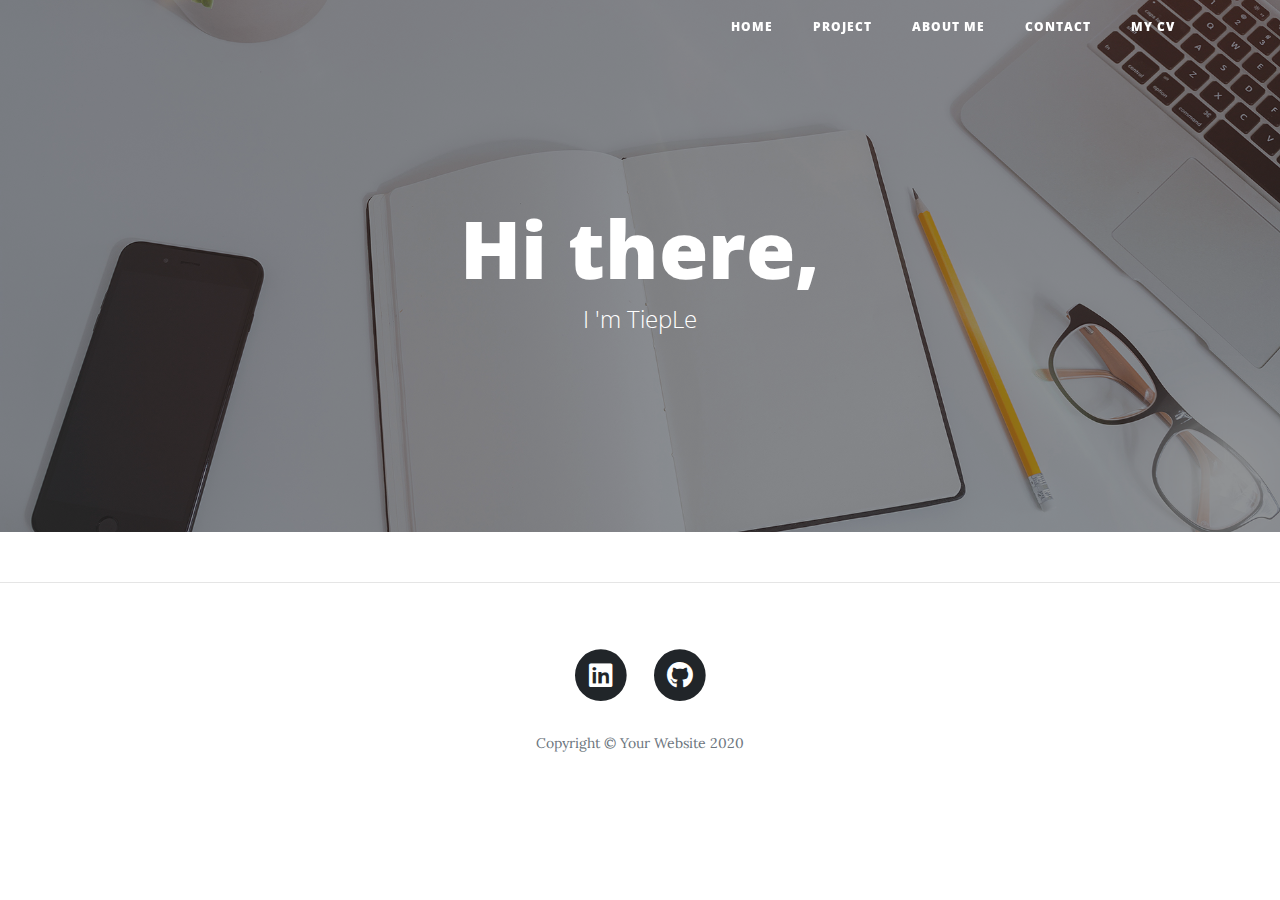
<file: index.html>
<!DOCTYPE html>
<html lang="en">

<head>

	<meta charset="utf-8">
	<meta name="viewport" content="width=device-width, initial-scale=1, shrink-to-fit=no">
	<meta name="description" content="">
	<meta name="author" content="Tiep Le">

	<title>My website - Tieple</title>

	<!-- Bootstrap core CSS -->
	<link href="vendor/bootstrap/css/bootstrap.min.css" rel="stylesheet">

	<!-- Custom fonts for this template -->
	<link href="vendor/fontawesome-free/css/all.min.css" rel="stylesheet" type="text/css">
	<link href='https://fonts.googleapis.com/css?family=Lora:400,700,400italic,700italic' rel='stylesheet' type='text/css'>
	<link href='https://fonts.googleapis.com/css?family=Open+Sans:300italic,400italic,600italic,700italic,800italic,400,300,600,700,800' rel='stylesheet' type='text/css'>

	<!-- Custom styles for this template -->
	<link href="css/clean-blog.min.css" rel="stylesheet">

</head>

<body>

	<!-- Navigation -->
	<nav class="navbar navbar-expand-lg navbar-light fixed-top" id="mainNav">
		<div class="container">
			<button class="navbar-toggler navbar-toggler-right" type="button" data-toggle="collapse" data-target="#navbarResponsive" aria-controls="navbarResponsive" aria-expanded="false" aria-label="Toggle navigation">
				Menu
				<i class="fas fa-bars"></i>
			</button>
			<div class="collapse navbar-collapse" id="navbarResponsive">
				<ul class="navbar-nav ml-auto">
					<li class="nav-item">
						<a class="nav-link" href="index.html">Home</a>
					</li>
					<li class="nav-item">
						<a class="nav-link" href="project.html">Project</a>
					</li>
					<li class="nav-item">
						<a class="nav-link" href="about.html">About Me</a>
					</li>
					<li class="nav-item">
						<a class="nav-link" href="contact.html">Contact</a>
					</li>
					<li class="nav-item">
						<a class="nav-link" href="cv.html" target="_blank">My CV</a>
					</li>
				</ul>
			</div>
		</div>
	</nav>

	<!-- Page Header -->
	<header class="masthead" style="background-image: url('img/home-bg.jpg')">
		<div class="overlay"></div>
		<div class="container">
			<div class="row">
				<div class="col-lg-8 col-md-10 mx-auto">
					<div class="site-heading">
						<h1>Hi there,</h1>
						<span class="subheading">I 'm TiepLe</span>
					</div>
				</div>
			</div>
		</div>
	</header>

	<!-- Main Content -->
	<!--<div class="container">
		<div class="row">
			<div class="col-lg-8 col-md-10 mx-auto">
				<div class="post-preview">
					<a href="post.html">
						<h2 class="post-title">
							Man must explore, and this is exploration at its greatest
						</h2>
						<h3 class="post-subtitle">
							Problems look mighty small from 150 miles up
						</h3>
					</a>
					<p class="post-meta">
						Posted by
						<a href="#">Start Bootstrap</a>
						on September 24, 2019
					</p>
				</div>
				<hr>
				<div class="post-preview">
					<a href="post.html">
						<h2 class="post-title">
							I believe every human has a finite number of heartbeats. I don't intend to waste any of mine.
						</h2>
					</a>
					<p class="post-meta">
						Posted by
						<a href="#">Start Bootstrap</a>
						on September 18, 2019
					</p>
				</div>
				<hr>
				<div class="post-preview">
					<a href="post.html">
						<h2 class="post-title">
							Science has not yet mastered prophecy
						</h2>
						<h3 class="post-subtitle">
							We predict too much for the next year and yet far too little for the next ten.
						</h3>
					</a>
					<p class="post-meta">
						Posted by
						<a href="#">Start Bootstrap</a>
						on August 24, 2019
					</p>
				</div>
				<hr>
				<div class="post-preview">
					<a href="post.html">
						<h2 class="post-title">
							Failure is not an option
						</h2>
						<h3 class="post-subtitle">
							Many say exploration is part of our destiny, but it�s actually our duty to future generations.
						</h3>
					</a>
					<p class="post-meta">
						Posted by
						<a href="#">Start Bootstrap</a>
						on July 8, 2019
					</p>
				</div>
				<hr>-->
				<!-- Pager -->
				<!--<div class="clearfix">
					<a class="btn btn-primary float-right" href="#">Older Posts &rarr;</a>
				</div>
			</div>
		</div>
	</div>-->

	<hr>

	<!-- Footer -->
	<footer>
		<div class="container">
			<div class="row">
				<div class="col-lg-8 col-md-10 mx-auto">
					<ul class="list-inline text-center">
						<li class="list-inline-item">
							<a href="https://www.linkedin.com/in/lekhatiep/">
								<span class="fa-stack fa-lg">
									<i class="fas fa-circle fa-stack-2x"></i>
									<i class="fab fa-linkedin fa-stack-1x fa-inverse"></i>
								</span>
							</a>
						</li>
						<li class="list-inline-item">
							<a href="https://github.com/lekhatiep">
								<span class="fa-stack fa-lg">
									<i class="fas fa-circle fa-stack-2x"></i>
									<i class="fab fa-github fa-stack-1x fa-inverse"></i>
								</span>
							</a>
						</li>
					</ul>
					<p class="copyright text-muted">Copyright &copy; Your Website 2020</p>
				</div>
			</div>
		</div>
	</footer>

	<!-- Bootstrap core JavaScript -->
	<script src="vendor/jquery/jquery.min.js"></script>
	<script src="vendor/bootstrap/js/bootstrap.bundle.min.js"></script>

	<!-- Custom scripts for this template -->
	<script src="js/clean-blog.min.js"></script>

</body>

</html>
</file>
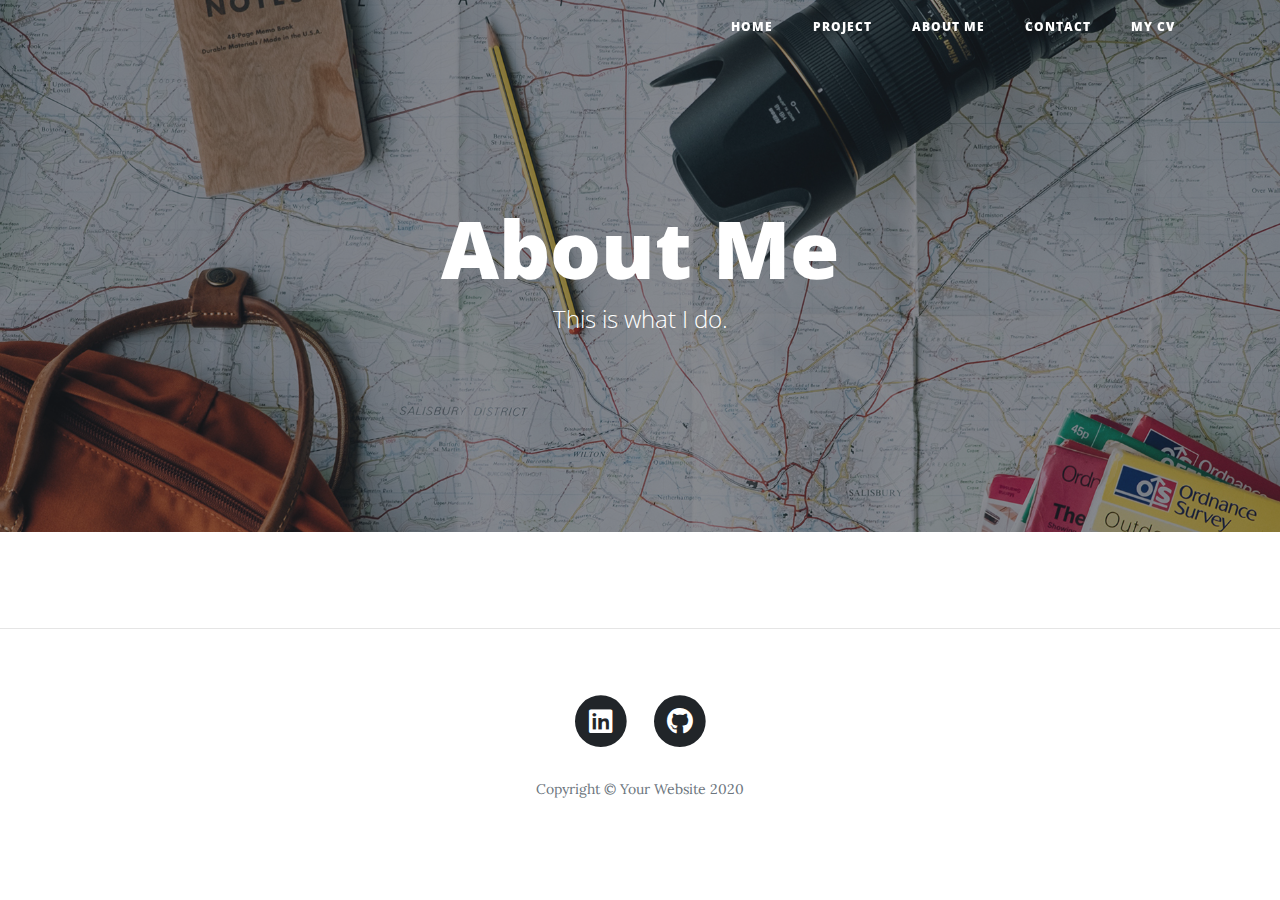
<file: about.html>
﻿<!DOCTYPE html>
<html lang="en">

<head>

  <meta charset="utf-8">
  <meta name="viewport" content="width=device-width, initial-scale=1, shrink-to-fit=no">
  <meta name="description" content="">
  <meta name="author" content="">

  <title>TiepLe - My website</title>

  <!-- Bootstrap core CSS -->
  <link href="vendor/bootstrap/css/bootstrap.min.css" rel="stylesheet">

  <!-- Custom fonts for this template -->
  <link href="vendor/fontawesome-free/css/all.min.css" rel="stylesheet" type="text/css">
  <link href='https://fonts.googleapis.com/css?family=Lora:400,700,400italic,700italic' rel='stylesheet' type='text/css'>
  <link href='https://fonts.googleapis.com/css?family=Open+Sans:300italic,400italic,600italic,700italic,800italic,400,300,600,700,800' rel='stylesheet' type='text/css'>

  <!-- Custom styles for this template -->
  <link href="css/clean-blog.min.css" rel="stylesheet">

</head>

<body>

  <!-- Navigation -->
  <nav class="navbar navbar-expand-lg navbar-light fixed-top" id="mainNav">
    <div class="container">
      <button class="navbar-toggler navbar-toggler-right" type="button" data-toggle="collapse" data-target="#navbarResponsive" aria-controls="navbarResponsive" aria-expanded="false" aria-label="Toggle navigation">
        Menu
        <i class="fas fa-bars"></i>
      </button>
      <div class="collapse navbar-collapse" id="navbarResponsive">
          <ul class="navbar-nav ml-auto">
              <li class="nav-item">
                  <a class="nav-link" href="index.html">Home</a>
              </li>
              <li class="nav-item">
                  <a class="nav-link" href="project.html">Project</a>
              </li>
              <li class="nav-item">
                  <a class="nav-link" href="about.html">About Me</a>
              </li>
              <li class="nav-item">
                  <a class="nav-link" href="contact.html">Contact</a>
              </li>
              <li class="nav-item">
                  <a class="nav-link" href="cv.html" target="_blank">My CV</a>
              </li>
          </ul>
      </div>
    </div>
  </nav>

  <!-- Page Header -->
  <header class="masthead" style="background-image: url('img/about-bg.jpg')">
    <div class="overlay"></div>
    <div class="container">
      <div class="row">
        <div class="col-lg-8 col-md-10 mx-auto">
          <div class="page-heading">
            <h1>About Me</h1>
            <span class="subheading">This is what I do.</span>
          </div>
        </div>
      </div>
    </div>
  </header>

  <!-- Main Content -->
  <div class="container">
    <div class="row">
      <div class="col-lg-8 col-md-10 mx-auto">
        <p>

        </p>
      </div>
    </div>
  </div>

  <hr>

  <!-- Footer -->
  <footer>
      <div class="container">
          <div class="row">
              <div class="col-lg-8 col-md-10 mx-auto">
                  <ul class="list-inline text-center">
                      <li class="list-inline-item">
                          <a href="https://www.linkedin.com/in/lekhatiep/">
                              <span class="fa-stack fa-lg">
                                  <i class="fas fa-circle fa-stack-2x"></i>
                                  <i class="fab fa-linkedin fa-stack-1x fa-inverse"></i>
                              </span>
                          </a>
                      </li>
                      <li class="list-inline-item">
                          <a href="https://github.com/lekhatiep">
                              <span class="fa-stack fa-lg">
                                  <i class="fas fa-circle fa-stack-2x"></i>
                                  <i class="fab fa-github fa-stack-1x fa-inverse"></i>
                              </span>
                          </a>
                      </li>
                  </ul>
                  <p class="copyright text-muted">Copyright &copy; Your Website 2020</p>
              </div>
          </div>
      </div>
  </footer>

  <!-- Bootstrap core JavaScript -->
  <script src="vendor/jquery/jquery.min.js"></script>
  <script src="vendor/bootstrap/js/bootstrap.bundle.min.js"></script>

  <!-- Custom scripts for this template -->
  <script src="js/clean-blog.min.js"></script>

</body>

</html>
</file>
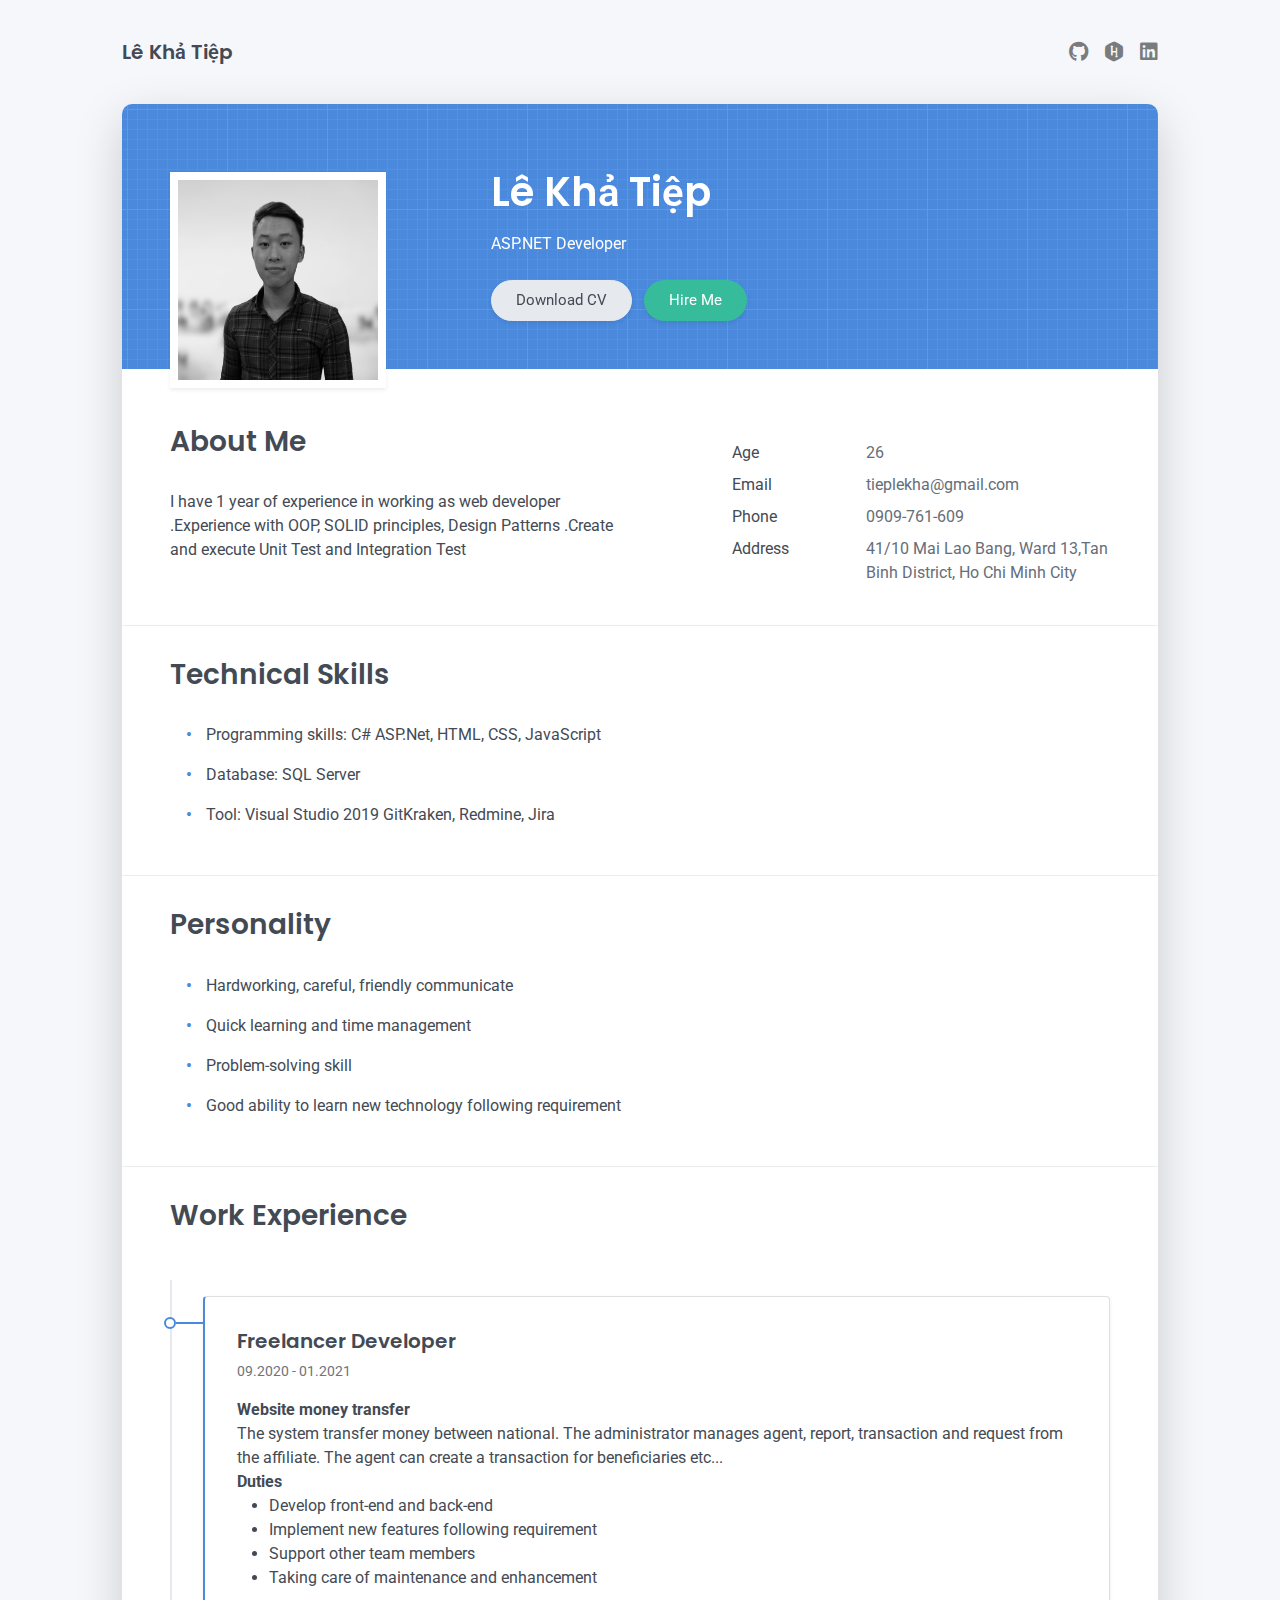
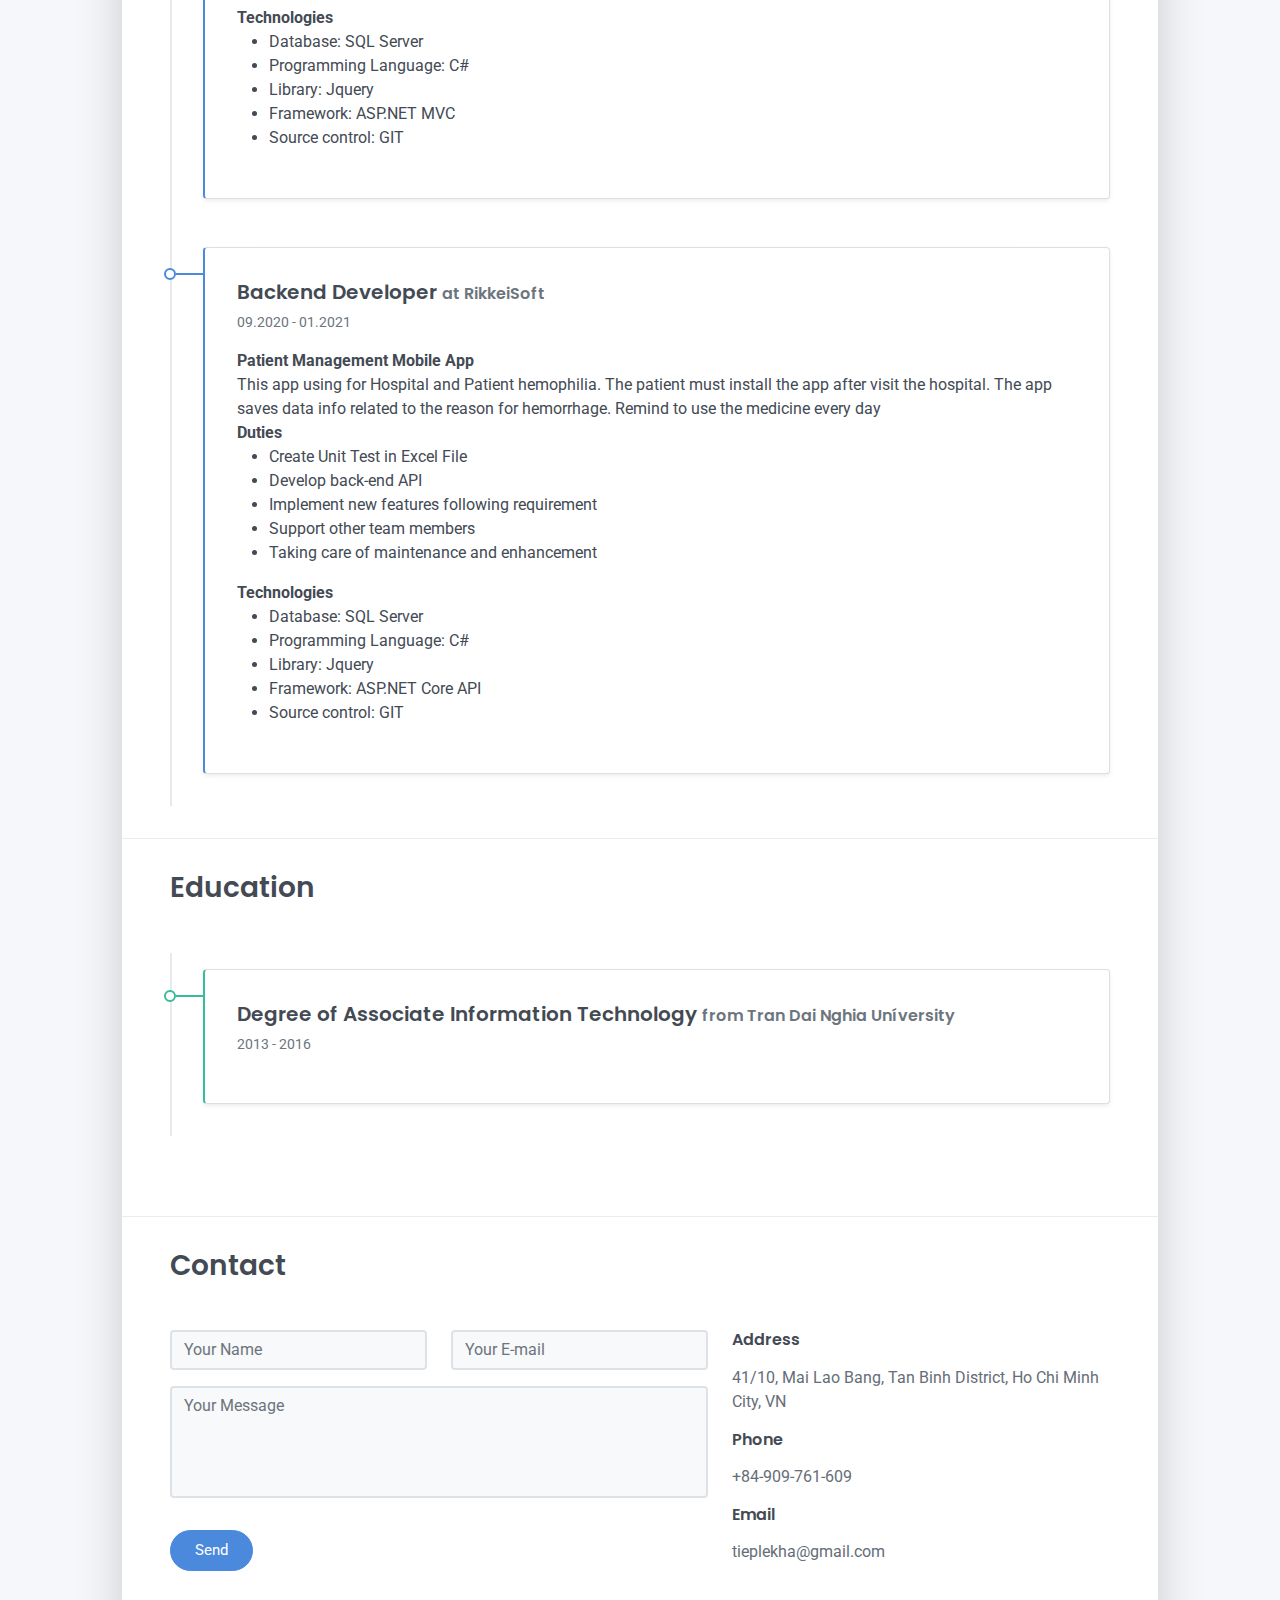
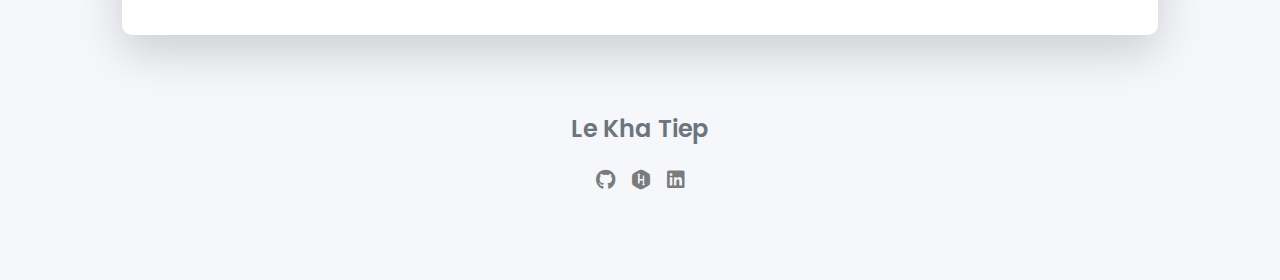
<file: cv.html>
﻿<!DOCTYPE html>
<html lang="en-US">
<head>
    <meta charset="UTF-8">
    <meta http-equiv="X-UA-Compatible" content="IE=edge">
    <meta name="viewport" content="width=device-width, initial-scale=1">
    <title>LeKhaTiep Resume</title>
    <link rel="preconnect" href="https://fonts.gstatic.com" crossorigin="crossorigin" />
    <link rel="preload" as="style" href="https://fonts.googleapis.com/css2?family=Poppins:wght@600&amp;family=Roboto:wght@300;400;500;700&amp;display=swap" />
    <link rel="stylesheet" href="https://fonts.googleapis.com/css2?family=Poppins:wght@600&amp;family=Roboto:wght@300;400;500;700&amp;display=swap" media="print" onload="this.media='all'" />
    <noscript>
        <link rel="stylesheet" href="https://fonts.googleapis.com/css2?family=Poppins:wght@600&amp;family=Roboto:wght@300;400;500;700&amp;display=swap" />
    </noscript>
    <link href="css/font-awesome/css/all.min.css?ver=1.2.0" rel="stylesheet">
    <link href="css/bootstrap.min.css?ver=1.2.0" rel="stylesheet">
    <link href="css/aos.css?ver=1.2.0" rel="stylesheet">
    <link href="css/cv.css?ver=1.2.0" rel="stylesheet">
    <noscript>
        <style type="text/css">
            [data-aos] {
                opacity: 1 !important;
                transform: translate(0) scale(1) !important;
            }
        </style>
    </noscript>
</head>
<body id="top">
    <header class="d-print-none">
        <div class="container text-center text-lg-left">
            <div class="py-3 clearfix">
                <h1 class="site-title mb-0">Lê Khả Tiệp</h1>
                <div class="site-nav">
                    <nav role="navigation">
                        <ul class="nav justify-content-center">
                            <li class="nav-item">
                                <a class="nav-link" target="_blank" href="https://github.com/lekhatiep" title="Github"><i class="fab fa-github"></i><span class="menu-title sr-only">Github</span></a>
                            </li>
                            <li class="nav-item">
                                <a class="nav-link" target="_blank" href="https://www.hackerrank.com/tieplk" title="Hackerrank"><i class="fab fa-hackerrank"></i><span class="menu-title sr-only">Hackerrank</span></a>
                            </li>
                            <li class="nav-item">
                                <a class="nav-link" target="_blank" href="https://www.linkedin.com/in/lekhatiep/" title="Linkedin"><i class="fab fa-linkedin"></i><span class="menu-title sr-only">Hackerrank</span></a>
                            </li>
                        </ul>
                    </nav>
                </div>
            </div>
        </div>
    </header>
    <div class="page-content">
        <div class="container">
            <div class="cover shadow-lg bg-white">
                <div class="cover-bg p-3 p-lg-4 text-white">
                    <div class="row">
                        <div class="col-lg-4 col-md-5">
                            <div class="avatar hover-effect bg-white shadow-sm p-1"><img src="images/av.png" width="200" height="200" /></div>
                        </div>
                        <div class="col-lg-8 col-md-7 text-center text-md-start">
                            <h2 class="h1 mt-2" data-aos="fade-left" data-aos-delay="0">Lê Khả Tiệp</h2>
                            <p data-aos="fade-left" data-aos-delay="100">ASP.NET Developer</p>
                            <div class="d-print-none" data-aos="fade-left" data-aos-delay="200">
                                <a class="btn btn-light text-dark shadow-sm mt-1 me-1" href="LeKhaTiep-Resume.pdf" target="_blank">Download CV</a>
                                <a class="btn btn-success shadow-sm mt-1" href="#contact">Hire Me</a>
                            </div>
                        </div>
                    </div>
                </div>
                <div class="about-section pt-4 px-3 px-lg-4 mt-1">
                    <div class="row">
                        <div class="col-md-6">
                            <h2 class="h3 mb-3">About Me</h2>
                            <p>
                                I have 1 year of experience in working as web developer
                                .Experience with OOP, SOLID principles, Design Patterns
                                .Create and execute Unit Test and Integration Test
                            </p>
                        </div>
                        <div class="col-md-5 offset-md-1">
                            <div class="row mt-2">
                                <div class="col-sm-4">
                                    <div class="pb-1">Age</div>
                                </div>
                                <div class="col-sm-8">
                                    <div class="pb-1 text-secondary">26</div>
                                </div>
                                <div class="col-sm-4">
                                    <div class="pb-1">Email</div>
                                </div>
                                <div class="col-sm-8">
                                    <div class="pb-1 text-secondary">tieplekha@gmail.com</div>
                                </div>
                                <div class="col-sm-4">
                                    <div class="pb-1">Phone</div>
                                </div>
                                <div class="col-sm-8">
                                    <div class="pb-1 text-secondary">0909-761-609</div>
                                </div>
                                <div class="col-sm-4">
                                    <div class="pb-1">Address</div>
                                </div>
                                <div class="col-sm-8">
                                    <div class="pb-1 text-secondary">
                                        41/10 Mai Lao Bang, Ward
                                        13,Tan Binh District, Ho Chi
                                        Minh City
                                    </div>
                                </div>
                            </div>
                        </div>
                    </div>
                </div>
                <hr class="d-print-none" />
                <div class="skills-section px-3 px-lg-4">
                    <h2 class="h3 mb-3">Technical Skills</h2>
                    <div class="row">
                        <div class="col-md-6">
                            <ul class="ul-style">
                                <li>
                                    <div class="mb-2">
                                        <span>Programming skills: </span>
                                        C# ASP.Net, HTML, CSS, JavaScript
                                    </div>
                                </li>
                                <li>
                                    <div class="mb-2">
                                        <span>Database: </span>
                                        SQL Server
                                    </div>
                                </li>
                                <li>
                                    <div class="mb-2">
                                        <span>Tool: </span>
                                        Visual Studio 2019 GitKraken, Redmine, Jira
                                    </div>
                                </li>
                            </ul>
                        </div>
                        <!-- <div class="col-md-6">
                          <div class="mb-2"><span>Adobe Photoshop</span>
                            <div class="progress my-1">
                              <div class="progress-bar bg-success" role="progressbar" data-aos="zoom-in-right" data-aos-delay="400" data-aos-anchor=".skills-section" style="width: 80%" aria-valuenow="90" aria-valuemin="0" aria-valuemax="100"></div>
                            </div>
                          </div>
                          <div class="mb-2"><span>Sketch</span>
                            <div class="progress my-1">
                              <div class="progress-bar bg-success" role="progressbar" data-aos="zoom-in-right" data-aos-delay="500" data-aos-anchor=".skills-section" style="width: 85%" aria-valuenow="85" aria-valuemin="0" aria-valuemax="100"></div>
                            </div>
                          </div>
                          <div class="mb-2"><span>Adobe XD</span>
                            <div class="progress my-1">
                              <div class="progress-bar bg-success" role="progressbar" data-aos="zoom-in-right" data-aos-delay="600" data-aos-anchor=".skills-section" style="width: 75%" aria-valuenow="75" aria-valuemin="0" aria-valuemax="100"></div>
                            </div>
                          </div>
                        </div>-->

                    </div>
                </div>
                <hr class="d-print-none" />
                <div class="skills-section px-3 px-lg-4">
                    <h2 class="h3 mb-3">Personality</h2>
                    <div class="row">
                        <div class="col-md-6">
                            <ul class="ul-style">
                                <li>
                                    <div class="mb-2">
                                        <span>Hardworking, careful, friendly communicate </span>
                                    </div>
                                </li>
                                <li>
                                    <div class="mb-2">
                                        <span>Quick learning and time management </span>
                                    </div>
                                </li>
                                <li>
                                    <div class="mb-2">
                                        <span>Problem-solving skill </span>
                                    </div>
                                </li>
                                <li>
                                    <div class="mb-2">
                                        <span>Good ability to learn new technology following requirement</span>
                                    </div>
                                </li>
                            </ul>
                        </div>
                    </div>
                </div>
                <hr class="d-print-none" />
                <div class="work-experience-section px-3 px-lg-4">
                    <h2 class="h3 mb-4">Work Experience</h2>
                    <div class="timeline">
                        <div class="timeline-card timeline-card-primary card shadow-sm">
                            <div class="card-body">
                                <div class="h5 mb-1">Freelancer Developer <span class="text-muted h6"></span></div>
                                <div class="text-muted text-small mb-2">09.2020 - 01.2021</div>
                                <div>
                                    <b>Website money transfer</b>
                                    <br>
                                    The system transfer money between national. The administrator manages agent, report, transaction and request
                                    from the affiliate. The agent can create a transaction for beneficiaries etc...<br>
                                    <b>Duties</b><br>
                                    <ul>
                                        <li>Develop front-end and back-end</li>
                                        <li>Implement new features following requirement</li>
                                        <li>Support other team members</li>
                                        <li>Taking care of maintenance and enhancement</li>
                                    </ul>
                                    <b>Technologies</b><br>
                                    <ul>
                                        <li>
                                            Database: SQL Server
                                        </li>
                                        <li>
                                            Programming Language: C#
                                        </li>
                                        <li>Library: Jquery</li>
                                        <li>Framework: ASP.NET MVC</li>
                                        <li>Source control: GIT</li>
                                    </ul>
                                </div>
                            </div>
                        </div>
                    </div>
                    <div class="timeline">
                        <div class="timeline-card timeline-card-primary card shadow-sm">
                            <div class="card-body">
                                <div class="h5 mb-1">Backend Developer <span class="text-muted h6">at RikkeiSoft</span></div>
                                <div class="text-muted text-small mb-2">09.2020 - 01.2021</div>
                                <div>
                                    <b>Patient Management Mobile App</b>
                                    <br>
                                    This app using for Hospital and Patient hemophilia. The patient must install the app after visit the hospital. The
                                    app saves data info related to the reason for hemorrhage. Remind to use the medicine every day<br>
                                    <b>Duties</b><br>
                                    <ul>
                                        <li>Create Unit Test in Excel File</li>
                                        <li>Develop back-end API</li>
                                        <li>Implement new features following requirement</li>
                                        <li>Support other team members</li>
                                        <li>Taking care of maintenance and enhancement</li>
                                    </ul>
                                    <b>Technologies</b><br>
                                    <ul>
                                        <li>
                                            Database: SQL Server
                                        </li>
                                        <li>
                                            Programming Language: C#
                                        </li>
                                        <li>Library: Jquery</li>
                                        <li>
                                            Framework: ASP.NET Core API
                                        </li>
                                        <li>Source control: GIT</li>
                                    </ul>
                                </div>
                            </div>
                        </div>
                    </div>
                </div>
                <hr class="d-print-none" />
                <div class="page-break"></div>
                <div class="education-section px-3 px-lg-4 pb-4">
                    <h2 class="h3 mb-4">Education</h2>
                    <div class="timeline">
                        <div class="timeline-card timeline-card-success card shadow-sm">
                            <div class="card-body">
                                <div class="h5 mb-1">
                                    Degree of Associate Information Technology
                                    <span class="text-muted h6">from Tran Dai Nghia Uníversity</span>
                                </div>
                                <div class="text-muted text-small mb-2">2013 - 2016</div>
                                <!-- <div>Leverage agile frameworks to provide a robust synopsis for high level overviews. Iterative approaches to corporate strategy foster collaborative thinking to further the overall value proposition.</div> -->
                            </div>
                        </div>
                    </div>
                </div>
                <hr class="d-print-none" />
                <div class="contant-section px-3 px-lg-4 pb-4" id="contact">
                    <h2 class="h3 text mb-3">Contact</h2>
                    <div class="row">
                        <div class="col-md-7 d-print-none">
                            <div class="my-2">
                                <form action="https://formspree.io/f/mqkgvkdb"
                                      method="POST">
                                    <div class="row">
                                        <div class="col-6">
                                            <input class="form-control" type="text" id="name" name="name" placeholder="Your Name" required>
                                        </div>
                                        <div class="col-6">
                                            <input class="form-control" type="email" id="email" name="_replyto" placeholder="Your E-mail" required>
                                        </div>
                                    </div>
                                    <div class="form-group my-2">
                                        <textarea class="form-control" style="resize: none;" id="message" name="message" rows="4" placeholder="Your Message" required></textarea>
                                    </div>
                                    <button class="btn btn-primary mt-2" type="submit">Send</button>
                                </form>
                            </div>
                        </div>
                        <div class="col">
                            <div class="mt-2">
                                <h3 class="h6">Address</h3>
                                <div class="pb-2 text-secondary">41/10, Mai Lao Bang, Tan Binh District, Ho Chi Minh City, VN</div>
                                <h3 class="h6">Phone</h3>
                                <div class="pb-2 text-secondary">+84-909-761-609</div>
                                <h3 class="h6">Email</h3>
                                <div class="pb-2 text-secondary">tieplekha@gmail.com</div>
                            </div>
                        </div>
                        <div class="col d-none d-print-block">
                            <div class="mt-2">
                                <div>
                                    <div class="mb-2">
                                        <div class="text-dark">
                                            <i class="fab fa-github mr-1"></i><span> https://github.com/lekhatiep</span>
                                        </div>
                                        <div class="text-dark">
                                            <i class="fab fa-hackerrank"></i><span> https://www.hackerrank.com/tieplk</span>
                                        </div>
                                        <div class="text-dark">
                                            <i class="fab fa-linkedin"></i><span> https://www.linkedin.com/in/lekhatiep/</span>
                                        </div>
                                    </div>
                                </div>
                            </div>
                        </div>
                    </div>
                </div>
            </div>
        </div>
    </div>
    <footer class="pt-4 pb-4 text-muted text-center d-print-none">
        <div class="container">
            <div class="my-3">
                <div class="h4">Le Kha Tiep</div>
                <div class="footer-nav">
                    <nav role="navigation">
                        <ul class="nav justify-content-center">
                            <li class="nav-item">
                                <a class="nav-link" target="_blank" href="https://github.com/lekhatiep" title="Github"><i class="fab fa-github"></i><span class="menu-title sr-only">Github</span></a>
                            </li>
                            <li class="nav-item">
                                <a class="nav-link" target="_blank" href="https://www.hackerrank.com/tieplk" title="Hackerrank"><i class="fab fa-hackerrank"></i><span class="menu-title sr-only">Hackerrank</span></a>
                            </li>
                            <li class="nav-item">
                                <a class="nav-link" target="_blank" href="https://www.linkedin.com/in/lekhatiep/" title="Linkedin"><i class="fab fa-linkedin"></i><span class="menu-title sr-only">Hackerrank</span></a>
                            </li>
                        </ul>
                    </nav>
                </div>
            </div>
            <div class="text-small">
            </div>
        </div>
    </footer>
    <script src="scripts/bootstrap.bundle.min.js?ver=1.2.0"></script>
    <script src="scripts/aos.js?ver=1.2.0"></script>
    <script src="scripts/main.js?ver=1.2.0"></script>
</body>
</html>
</file>
<file: css/cv.css>
/* Buttons */
/* Inputs */
/* Timeline custom component */
.timeline {
  border-left: 2px solid #E6E9ED;
  padding: 1rem 0; }

.timeline-card {
  position: relative;
  margin-left: 31px;
  border-left: 2px solid;
  margin-bottom: 2rem; }

.timeline-card:last-child {
  margin-bottom: 1rem; }

.timeline-card:before {
  content: '';
  display: inline-block;
  position: absolute;
  background-color: #fff;
  border-radius: 10px;
  width: 12px;
  height: 12px;
  top: 20px;
  left: -41px;
  border: 2px solid;
  z-index: 2; }

.timeline-card:after {
  content: '';
  display: inline-block;
  position: absolute;
  background-color: currentColor;
  width: 29px;
  height: 2px;
  top: 25px;
  left: -29px;
  z-index: 1; }

.timeline-card-primary {
  border-left-color: #4A89DC; }

.timeline-card-primary:before {
  border-color: #4A89DC; }

.timeline-card-primary:after {
  background-color: #4A89DC; }

.timeline-card-success {
  border-left-color: #37BC9B; }

.timeline-card-success:before {
  border-color: #37BC9B; }

.timeline-card-success:after {
  background-color: #37BC9B; }

html {
  scroll-behavior: smooth; }

.site-title {
  font-size: 1.25rem;
  line-height: 2.5rem; }

.nav-link {
  padding: 0;
  font-size: 1.25rem;
  line-height: 2.5rem;
  color: rgba(0, 0, 0, 0.5); }

.nav-link:hover,
.nav-link:focus,
.active .nav-link {
  color: rgba(0, 0, 0, 0.8); }

.nav-item + .nav-item {
  margin-left: 1rem; }

.cover {
  border-radius: 10px; }

.cover-bg {
  background-color: #4A89DC;
  background-image: url("data:image/svg+xml,%3Csvg xmlns='http://www.w3.org/2000/svg' width='100' height='100' viewBox='0 0 100 100'%3E%3Cg fill-rule='evenodd'%3E%3Cg fill='%23ffffff' fill-opacity='0.12'%3E%3Cpath opacity='.5' d='M96 [base64] 0v-9h-9v9h9zm-10 0v-9h-9v9h9zm-10 0v-9h-9v9h9zm-10 0v-9h-9v9h9zm-10 0v-9h-9v9h9zm-10 0v-9h-9v9h9zm-10 0v-9h-9v9h9zm-10 0v-9h-9v9h9zm-9-10h9v-9h-9v9zm10 0h9v-9h-9v9zm10 0h9v-9h-9v9zm10 0h9v-9h-9v9zm10 0h9v-9h-9v9zm10 0h9v-9h-9v9zm10 0h9v-9h-9v9zm10 0h9v-9h-9v9zm9-10v-9h-9v9h9zm-10 0v-9h-9v9h9zm-10 0v-9h-9v9h9zm-10 0v-9h-9v9h9zm-10 0v-9h-9v9h9zm-10 0v-9h-9v9h9zm-10 0v-9h-9v9h9zm-10 0v-9h-9v9h9zm-9-10h9v-9h-9v9zm10 0h9v-9h-9v9zm10 0h9v-9h-9v9zm10 0h9v-9h-9v9zm10 0h9v-9h-9v9zm10 0h9v-9h-9v9zm10 0h9v-9h-9v9zm10 0h9v-9h-9v9zm9-10v-9h-9v9h9zm-10 0v-9h-9v9h9zm-10 0v-9h-9v9h9zm-10 0v-9h-9v9h9zm-10 0v-9h-9v9h9zm-10 0v-9h-9v9h9zm-10 0v-9h-9v9h9zm-10 0v-9h-9v9h9zm-9-10h9v-9h-9v9zm10 0h9v-9h-9v9zm10 0h9v-9h-9v9zm10 0h9v-9h-9v9zm10 0h9v-9h-9v9zm10 0h9v-9h-9v9zm10 0h9v-9h-9v9zm10 0h9v-9h-9v9zm9-10v-9h-9v9h9zm-10 0v-9h-9v9h9zm-10 0v-9h-9v9h9zm-10 0v-9h-9v9h9zm-10 0v-9h-9v9h9zm-10 0v-9h-9v9h9zm-10 0v-9h-9v9h9zm-10 0v-9h-9v9h9zm-9-10h9v-9h-9v9zm10 0h9v-9h-9v9zm10 0h9v-9h-9v9zm10 0h9v-9h-9v9zm10 0h9v-9h-9v9zm10 0h9v-9h-9v9zm10 0h9v-9h-9v9zm10 0h9v-9h-9v9z'/%3E%3Cpath d='M6 5V0H5v5H0v1h5v94h1V6h94V5H6z'/%3E%3C/g%3E%3C/g%3E%3C/svg%3E");
  border-radius: 10px 10px 0 0; }

.avatar {
  max-width: 216px;
  max-height: 216px;
  margin-top: 20px;
  text-align: center;
  margin-left: auto;
  margin-right: auto; }

.avatar img {
  /* Safari 6.0 - 9.0 */
  filter: grayscale(100%); }

footer a:not(.nav-link) {
  color: inherit;
  border-bottom: 1px dashed;
  text-decoration: none;
  cursor: pointer; }

@media (min-width: 48em) {
  .site-title {
    float: left; }
  .site-nav {
    float: right; }
  .avatar {
    margin-bottom: -80px;
    margin-left: 0; } }

@media print {
  body {
    background-color: #fff; }
  .container {
    width: auto;
    max-width: 100%;
    padding: 0; }
  .cover, .cover-bg {
    border-radius: 0; }
  .cover.shadow-lg {
    box-shadow: none !important; }
  .cover-bg {
    padding: 5rem !important;
    padding-bottom: 10px !important; }
  .avatar {
    margin-top: -10px; }
  .about-section {
    padding: 6.5rem 5rem 2rem !important; }
  .skills-section,
  .work-experience-section,
  .education-section,
  .contant-section {
    padding: 1.5rem 5rem 2rem !important; }
  .page-break {
    padding-top: 5rem;
    page-break-before: always; } }
    .ul-style {list-style: none}
    .ul-style li div::before {
      content: "•";
      color: #4A89DC;
      font-weight: bold;
      display: inline-block; 
      width: 1em;
      margin-left: -1em;
    }
</file>
<file: css/clean-blog.min.css>
/*!
 * Start Bootstrap - Clean Blog v5.0.10 (https://startbootstrap.com/theme/clean-blog)
 * Copyright 2013-2020 Start Bootstrap
 * Licensed under MIT (https://github.com/StartBootstrap/startbootstrap-clean-blog/blob/master/LICENSE)
 */body{font-size:20px;color:#212529;font-family:Lora,'Times New Roman',serif}p{line-height:1.5;margin:30px 0}p a{text-decoration:underline}h1,h2,h3,h4,h5,h6{font-weight:800;font-family:'Open Sans','Helvetica Neue',Helvetica,Arial,sans-serif}a{color:#212529;transition:all .2s}a:focus,a:hover{color:#0085a1}blockquote{font-style:italic;color:#868e96}.section-heading{font-size:36px;font-weight:700;margin-top:60px}.caption{font-size:14px;font-style:italic;display:block;margin:0;padding:10px;text-align:center;border-bottom-right-radius:5px;border-bottom-left-radius:5px}::-moz-selection{color:#fff;background:#0085a1;text-shadow:none}::selection{color:#fff;background:#0085a1;text-shadow:none}img::-moz-selection{color:#fff;background:0 0}img::selection{color:#fff;background:0 0}img::-moz-selection{color:#fff;background:0 0}#mainNav{position:absolute;border-bottom:1px solid #e9ecef;background-color:#fff;font-family:'Open Sans','Helvetica Neue',Helvetica,Arial,sans-serif}#mainNav .navbar-brand{font-weight:800;color:#343a40}#mainNav .navbar-toggler{font-size:12px;font-weight:800;padding:13px;text-transform:uppercase;color:#343a40}#mainNav .navbar-nav>li.nav-item>a{font-size:12px;font-weight:800;letter-spacing:1px;text-transform:uppercase}@media only screen and (min-width:992px){#mainNav{border-bottom:1px solid transparent;background:0 0}#mainNav .navbar-brand{padding:10px 20px;color:#fff}#mainNav .navbar-brand:focus,#mainNav .navbar-brand:hover{color:rgba(255,255,255,.8)}#mainNav .navbar-nav>li.nav-item>a{padding:10px 20px;color:#fff}#mainNav .navbar-nav>li.nav-item>a:focus,#mainNav .navbar-nav>li.nav-item>a:hover{color:rgba(255,255,255,.8)}}@media only screen and (min-width:992px){#mainNav{transition:background-color .2s;transform:translate3d(0,0,0);-webkit-backface-visibility:hidden;backface-visibility:hidden}#mainNav.is-fixed{position:fixed;top:-67px;transition:transform .2s;border-bottom:1px solid #fff;background-color:rgba(255,255,255,.9)}#mainNav.is-fixed .navbar-brand{color:#212529}#mainNav.is-fixed .navbar-brand:focus,#mainNav.is-fixed .navbar-brand:hover{color:#0085a1}#mainNav.is-fixed .navbar-nav>li.nav-item>a{color:#212529}#mainNav.is-fixed .navbar-nav>li.nav-item>a:focus,#mainNav.is-fixed .navbar-nav>li.nav-item>a:hover{color:#0085a1}#mainNav.is-visible{transform:translate3d(0,100%,0)}}header.masthead{margin-bottom:50px;background:no-repeat center center;background-color:#868e96;background-attachment:scroll;position:relative;background-size:cover}header.masthead .overlay{position:absolute;top:0;left:0;height:100%;width:100%;background-color:#212529;opacity:.5}header.masthead .page-heading,header.masthead .post-heading,header.masthead .site-heading{padding:200px 0 150px;color:#fff}@media only screen and (min-width:768px){header.masthead .page-heading,header.masthead .post-heading,header.masthead .site-heading{padding:200px 0}}header.masthead .page-heading,header.masthead .site-heading{text-align:center}header.masthead .page-heading h1,header.masthead .site-heading h1{font-size:50px;margin-top:0}header.masthead .page-heading .subheading,header.masthead .site-heading .subheading{font-size:24px;font-weight:300;line-height:1.1;display:block;margin:10px 0 0;font-family:'Open Sans','Helvetica Neue',Helvetica,Arial,sans-serif}@media only screen and (min-width:768px){header.masthead .page-heading h1,header.masthead .site-heading h1{font-size:80px}}header.masthead .post-heading h1{font-size:35px}header.masthead .post-heading .meta,header.masthead .post-heading .subheading{line-height:1.1;display:block}header.masthead .post-heading .subheading{font-size:24px;font-weight:600;margin:10px 0 30px;font-family:'Open Sans','Helvetica Neue',Helvetica,Arial,sans-serif}header.masthead .post-heading .meta{font-size:20px;font-weight:300;font-style:italic;font-family:Lora,'Times New Roman',serif}header.masthead .post-heading .meta a{color:#fff}@media only screen and (min-width:768px){header.masthead .post-heading h1{font-size:55px}header.masthead .post-heading .subheading{font-size:30px}}.post-preview>a{color:#212529}.post-preview>a:focus,.post-preview>a:hover{text-decoration:none;color:#0085a1}.post-preview>a>.post-title{font-size:30px;margin-top:30px;margin-bottom:10px}.post-preview>a>.post-subtitle{font-weight:300;margin:0 0 10px}.post-preview>.post-meta{font-size:18px;font-style:italic;margin-top:0;color:#868e96}.post-preview>.post-meta>a{text-decoration:none;color:#212529}.post-preview>.post-meta>a:focus,.post-preview>.post-meta>a:hover{text-decoration:underline;color:#0085a1}@media only screen and (min-width:768px){.post-preview>a>.post-title{font-size:36px}}.floating-label-form-group{font-size:14px;position:relative;margin-bottom:0;padding-bottom:.5em;border-bottom:1px solid #dee2e6}.floating-label-form-group input,.floating-label-form-group textarea{font-size:1.5em;position:relative;z-index:1;padding:0;resize:none;border:none;border-radius:0;background:0 0;box-shadow:none!important;font-family:Lora,'Times New Roman',serif}.floating-label-form-group input::-webkit-input-placeholder,.floating-label-form-group textarea::-webkit-input-placeholder{color:#868e96;font-family:Lora,'Times New Roman',serif}.floating-label-form-group label{font-size:.85em;line-height:1.764705882em;position:relative;z-index:0;top:2em;display:block;margin:0;transition:top .3s ease,opacity .3s ease;opacity:0}.floating-label-form-group .help-block{margin:15px 0}.floating-label-form-group-with-value label{top:0;opacity:1}.floating-label-form-group-with-focus label{color:#0085a1}form .form-group:first-child .floating-label-form-group{border-top:1px solid #dee2e6}footer{padding:50px 0 65px}footer .list-inline{margin:0;padding:0}footer .copyright{font-size:14px;margin-bottom:0;text-align:center}.btn{font-size:14px;font-weight:800;padding:15px 25px;letter-spacing:1px;text-transform:uppercase;border-radius:0;font-family:'Open Sans','Helvetica Neue',Helvetica,Arial,sans-serif}.btn-primary{background-color:#0085a1;border-color:#0085a1}.btn-primary:active,.btn-primary:focus,.btn-primary:hover{color:#fff;background-color:#00657b!important;border-color:#00657b!important}.btn-lg{font-size:16px;padding:25px 35px}
</file>
